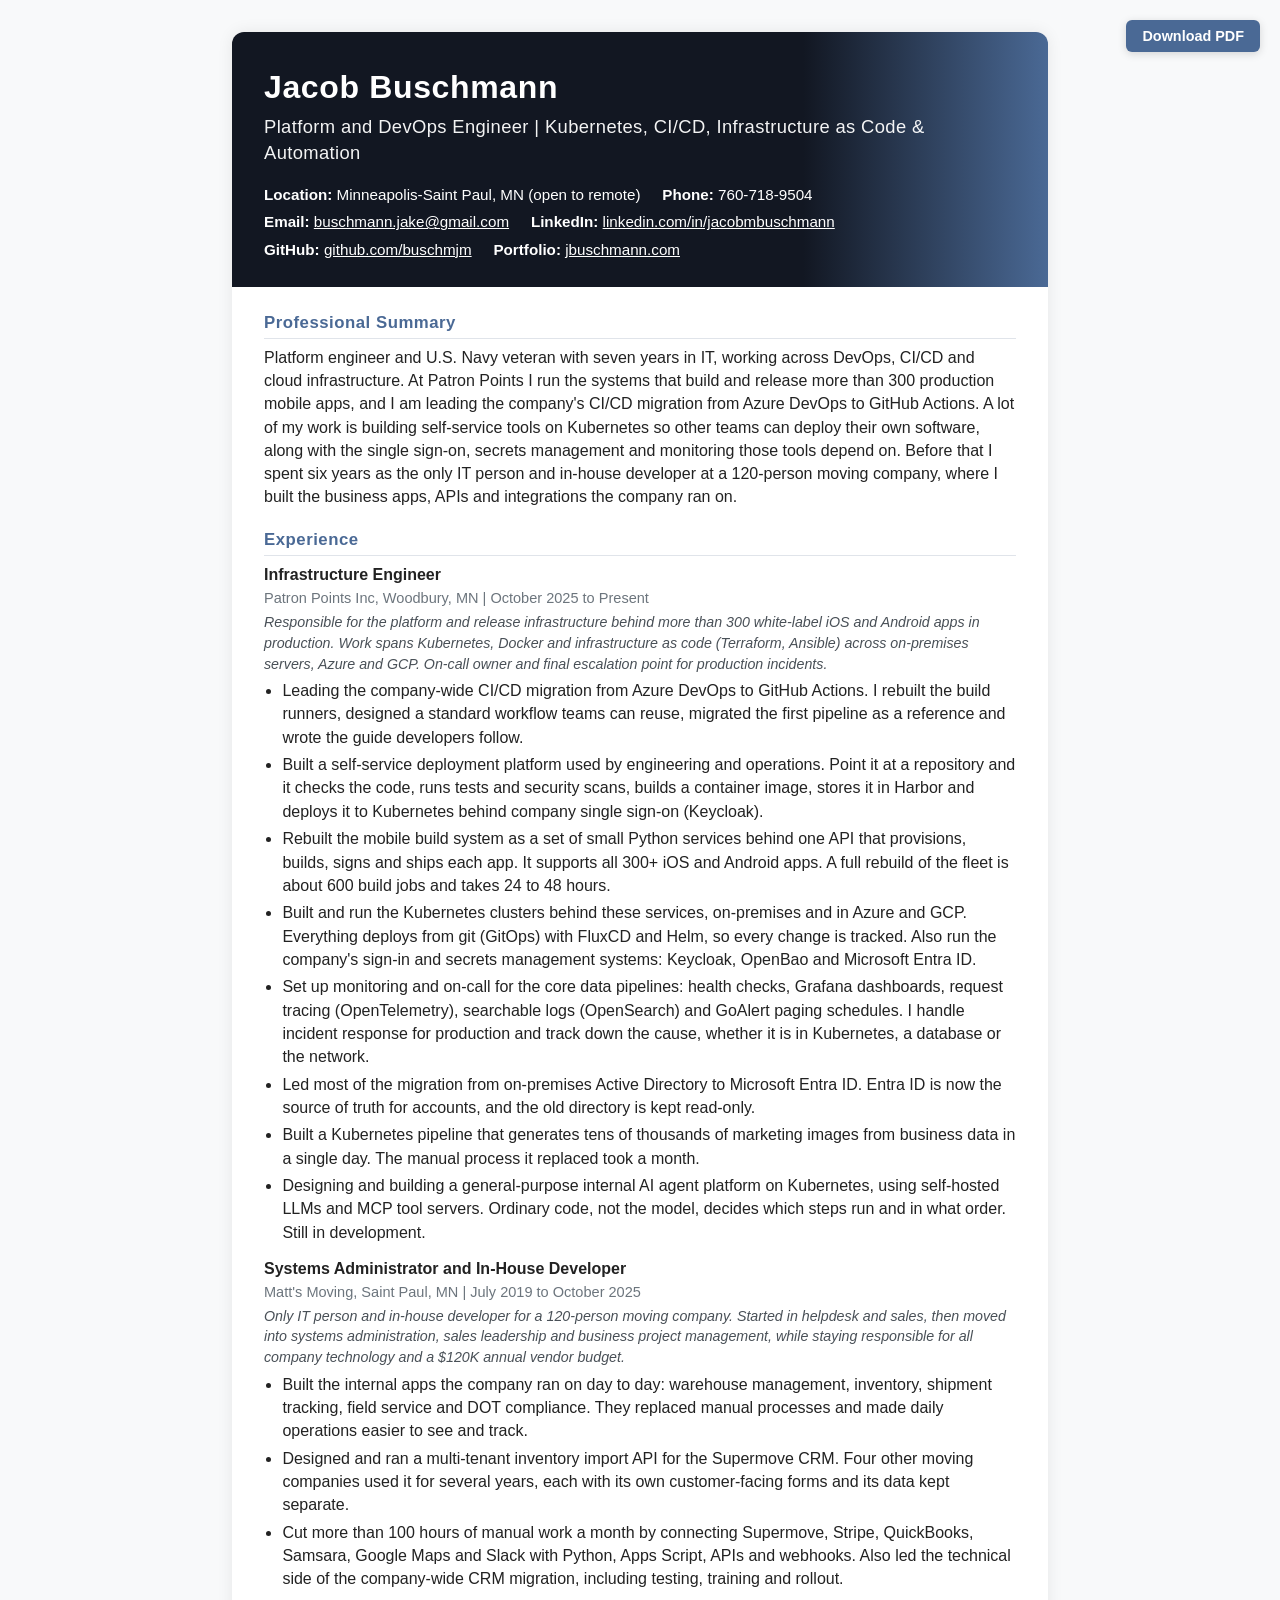
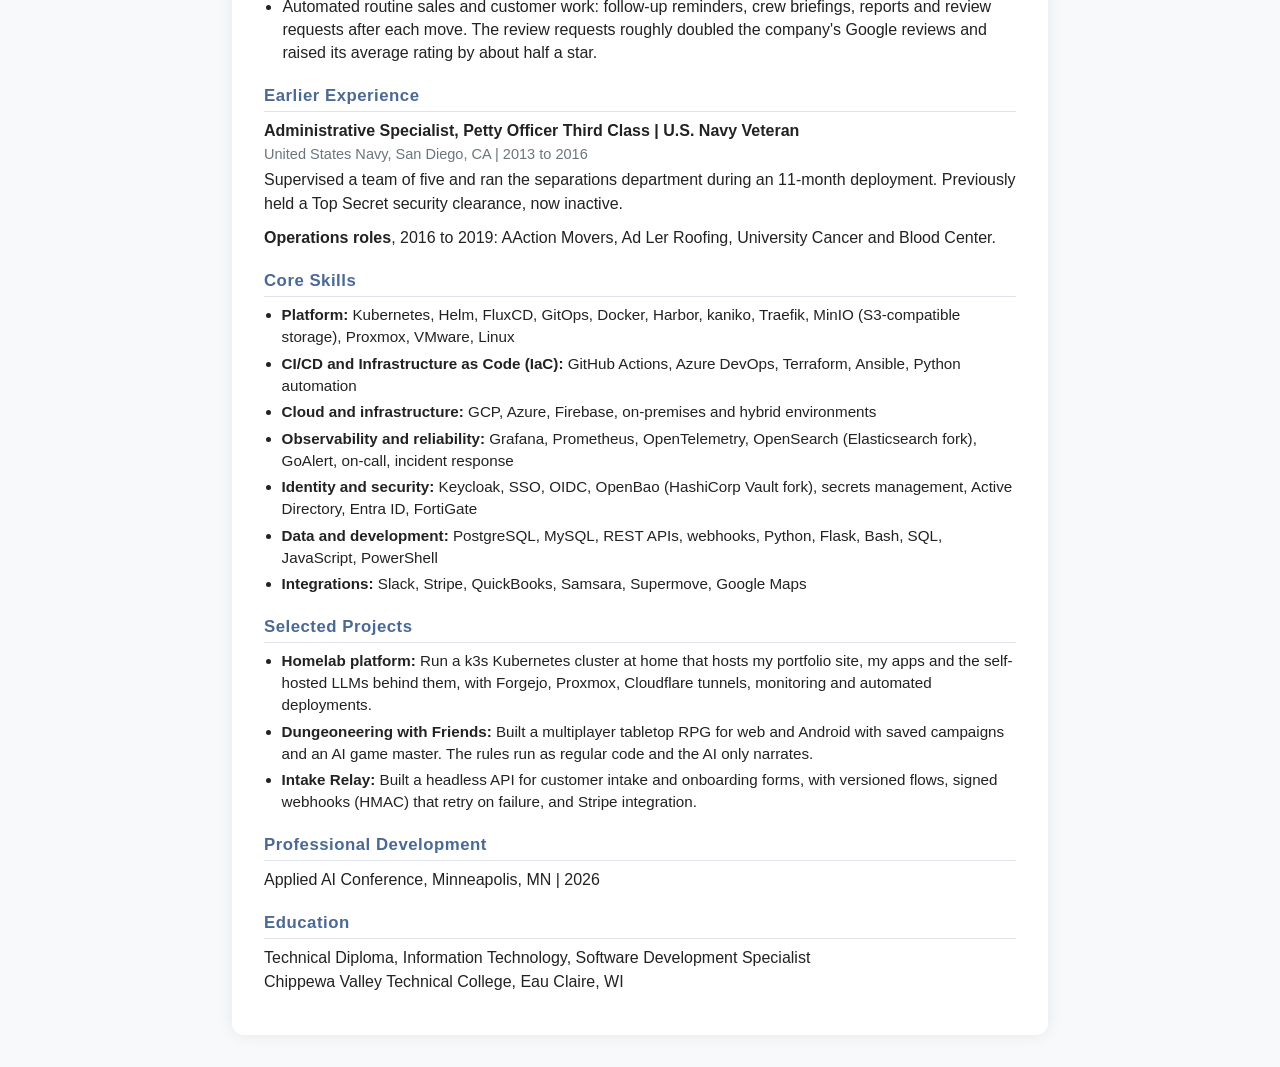
<file: index.html>
<!DOCTYPE html>
<html lang="en">
<head>
  <meta charset="UTF-8">
  <meta name="viewport" content="width=device-width, initial-scale=1.0">
  <title>Jacob Buschmann - Platform and DevOps Engineer Resume</title>
  <link rel="stylesheet" href="resume.css?v=4">
</head>
<body data-resume="devops">
  <div class="print-actions">
    <button type="button" class="print-btn" id="print-menu-toggle" aria-expanded="false" aria-haspopup="true" aria-controls="print-menu">Download PDF</button>
    <div class="print-menu" id="print-menu" hidden role="menu" aria-labelledby="print-menu-toggle">
      <p class="print-menu-title">Save as PDF (ATS, single column)</p>
      <button type="button" class="print-menu-item" role="menuitem" data-download="devops"><strong>Platform and DevOps Engineer</strong><span>This page. Kubernetes, CI/CD, internal platforms and reliability first.</span></button>
      <button type="button" class="print-menu-item" role="menuitem" data-download="ai"><strong>AI Engineer</strong><span>AI agents, LLM applications and AI infrastructure first.</span></button>
      <button type="button" class="print-menu-item" role="menuitem" data-download="systems"><strong>Systems Administrator</strong><span>IT operations, business systems and automation first.</span></button>
    </div>
  </div>
  <div class="resume-wrapper">
    <header class="resume-header">
      <h1>Jacob Buschmann</h1>
      <h2>Platform and DevOps Engineer | Kubernetes, CI/CD, Infrastructure as Code &amp; Automation</h2>
      <div class="contact">
        <span><strong>Location:</strong> Minneapolis-Saint Paul, MN (open to remote)</span>
        <span><strong>Phone:</strong> 760-718-9504</span>
        <span><strong>Email:</strong> <a href="mailto:buschmann.jake@gmail.com">buschmann.jake@gmail.com</a></span>
        <span><strong>LinkedIn:</strong> <a href="https://www.linkedin.com/in/jacobmbuschmann">linkedin.com/in/jacobmbuschmann</a></span>
        <span><strong>GitHub:</strong> <a href="https://github.com/buschmjm">github.com/buschmjm</a></span>
        <span><strong>Portfolio:</strong> <a href="https://jbuschmann.com">jbuschmann.com</a></span>
      </div>
    </header>
    <div class="resume-content">
      <h4 class="section-title">Professional Summary</h4>
      <p>Platform engineer and U.S. Navy veteran with seven years in IT, working across DevOps, CI/CD and cloud infrastructure. At Patron Points I run the systems that build and release more than 300 production mobile apps, and I am leading the company's CI/CD migration from Azure DevOps to GitHub Actions. A lot of my work is building self-service tools on Kubernetes so other teams can deploy their own software, along with the single sign-on, secrets management and monitoring those tools depend on. Before that I spent six years as the only IT person and in-house developer at a 120-person moving company, where I built the business apps, APIs and integrations the company ran on.</p>

      <h4 class="section-title">Experience</h4>
      <div class="job-block">
        <p class="job-title">Infrastructure Engineer</p>
        <p class="job-meta">Patron Points Inc, Woodbury, MN | October 2025 to Present</p>
        <p class="job-scope">Responsible for the platform and release infrastructure behind more than 300 white-label iOS and Android apps in production. Work spans Kubernetes, Docker and infrastructure as code (Terraform, Ansible) across on-premises servers, Azure and GCP. On-call owner and final escalation point for production incidents.</p>
        <ul>
          <li>Leading the company-wide CI/CD migration from Azure DevOps to GitHub Actions. I rebuilt the build runners, designed a standard workflow teams can reuse, migrated the first pipeline as a reference and wrote the guide developers follow.</li>
          <li>Built a self-service deployment platform used by engineering and operations. Point it at a repository and it checks the code, runs tests and security scans, builds a container image, stores it in Harbor and deploys it to Kubernetes behind company single sign-on (Keycloak).</li>
          <li>Rebuilt the mobile build system as a set of small Python services behind one API that provisions, builds, signs and ships each app. It supports all 300+ iOS and Android apps. A full rebuild of the fleet is about 600 build jobs and takes 24 to 48 hours.</li>
          <li>Built and run the Kubernetes clusters behind these services, on-premises and in Azure and GCP. Everything deploys from git (GitOps) with FluxCD and Helm, so every change is tracked. Also run the company's sign-in and secrets management systems: Keycloak, OpenBao and Microsoft Entra ID.</li>
          <li>Set up monitoring and on-call for the core data pipelines: health checks, Grafana dashboards, request tracing (OpenTelemetry), searchable logs (OpenSearch) and GoAlert paging schedules. I handle incident response for production and track down the cause, whether it is in Kubernetes, a database or the network.</li>
          <li>Led most of the migration from on-premises Active Directory to Microsoft Entra ID. Entra ID is now the source of truth for accounts, and the old directory is kept read-only.</li>
          <li>Built a Kubernetes pipeline that generates tens of thousands of marketing images from business data in a single day. The manual process it replaced took a month.</li>
          <li>Designing and building a general-purpose internal AI agent platform on Kubernetes, using self-hosted LLMs and MCP tool servers. Ordinary code, not the model, decides which steps run and in what order. Still in development.</li>
        </ul>
      </div>

      <div class="job-block">
        <p class="job-title">Systems Administrator and In-House Developer</p>
        <p class="job-meta">Matt's Moving, Saint Paul, MN | July 2019 to October 2025</p>
        <p class="job-scope">Only IT person and in-house developer for a 120-person moving company. Started in helpdesk and sales, then moved into systems administration, sales leadership and business project management, while staying responsible for all company technology and a $120K annual vendor budget.</p>
        <ul>
          <li>Built the internal apps the company ran on day to day: warehouse management, inventory, shipment tracking, field service and DOT compliance. They replaced manual processes and made daily operations easier to see and track.</li>
          <li>Designed and ran a multi-tenant inventory import API for the Supermove CRM. Four other moving companies used it for several years, each with its own customer-facing forms and its data kept separate.</li>
          <li>Cut more than 100 hours of manual work a month by connecting Supermove, Stripe, QuickBooks, Samsara, Google Maps and Slack with Python, Apps Script, APIs and webhooks. Also led the technical side of the company-wide CRM migration, including testing, training and rollout.</li>
          <li>Automated routine sales and customer work: follow-up reminders, crew briefings, reports and review requests after each move. The review requests roughly doubled the company's Google reviews and raised its average rating by about half a star.</li>
        </ul>
      </div>

      <h4 class="section-title">Earlier Experience</h4>
      <div class="job-block">
        <p class="job-title">Administrative Specialist, Petty Officer Third Class | U.S. Navy Veteran</p>
        <p class="job-meta">United States Navy, San Diego, CA | 2013 to 2016</p>
        <p>Supervised a team of five and ran the separations department during an 11-month deployment. Previously held a Top Secret security clearance, now inactive.</p>
      </div>
      <p><strong>Operations roles</strong>, 2016 to 2019: AAction Movers, Ad Ler Roofing, University Cancer and Blood Center.</p>

      <h4 class="section-title">Core Skills</h4>
      <ul class="skills-list">
        <li><strong>Platform:</strong> Kubernetes, Helm, FluxCD, GitOps, Docker, Harbor, kaniko, Traefik, MinIO (S3-compatible storage), Proxmox, VMware, Linux</li>
        <li><strong>CI/CD and Infrastructure as Code (IaC):</strong> GitHub Actions, Azure DevOps, Terraform, Ansible, Python automation</li>
        <li><strong>Cloud and infrastructure:</strong> GCP, Azure, Firebase, on-premises and hybrid environments</li>
        <li><strong>Observability and reliability:</strong> Grafana, Prometheus, OpenTelemetry, OpenSearch (Elasticsearch fork), GoAlert, on-call, incident response</li>
        <li><strong>Identity and security:</strong> Keycloak, SSO, OIDC, OpenBao (HashiCorp Vault fork), secrets management, Active Directory, Entra ID, FortiGate</li>
        <li><strong>Data and development:</strong> PostgreSQL, MySQL, REST APIs, webhooks, Python, Flask, Bash, SQL, JavaScript, PowerShell</li>
        <li><strong>Integrations:</strong> Slack, Stripe, QuickBooks, Samsara, Supermove, Google Maps</li>
      </ul>

      <h4 class="section-title">Selected Projects</h4>
      <ul class="skills-list">
        <li><strong>Homelab platform:</strong> Run a k3s Kubernetes cluster at home that hosts my portfolio site, my apps and the self-hosted LLMs behind them, with Forgejo, Proxmox, Cloudflare tunnels, monitoring and automated deployments.</li>
        <li><strong>Dungeoneering with Friends:</strong> Built a multiplayer tabletop RPG for web and Android with saved campaigns and an AI game master. The rules run as regular code and the AI only narrates.</li>
        <li><strong>Intake Relay:</strong> Built a headless API for customer intake and onboarding forms, with versioned flows, signed webhooks (HMAC) that retry on failure, and Stripe integration.</li>
      </ul>

      <h4 class="section-title">Professional Development</h4>
      <p>Applied AI Conference, Minneapolis, MN | 2026</p>

      <h4 class="section-title">Education</h4>
      <p>Technical Diploma, Information Technology, Software Development Specialist<br>Chippewa Valley Technical College, Eau Claire, WI</p>
    </div>
  </div>
  <script src="print.js?v=5"></script>
</body>
</html>
</file>
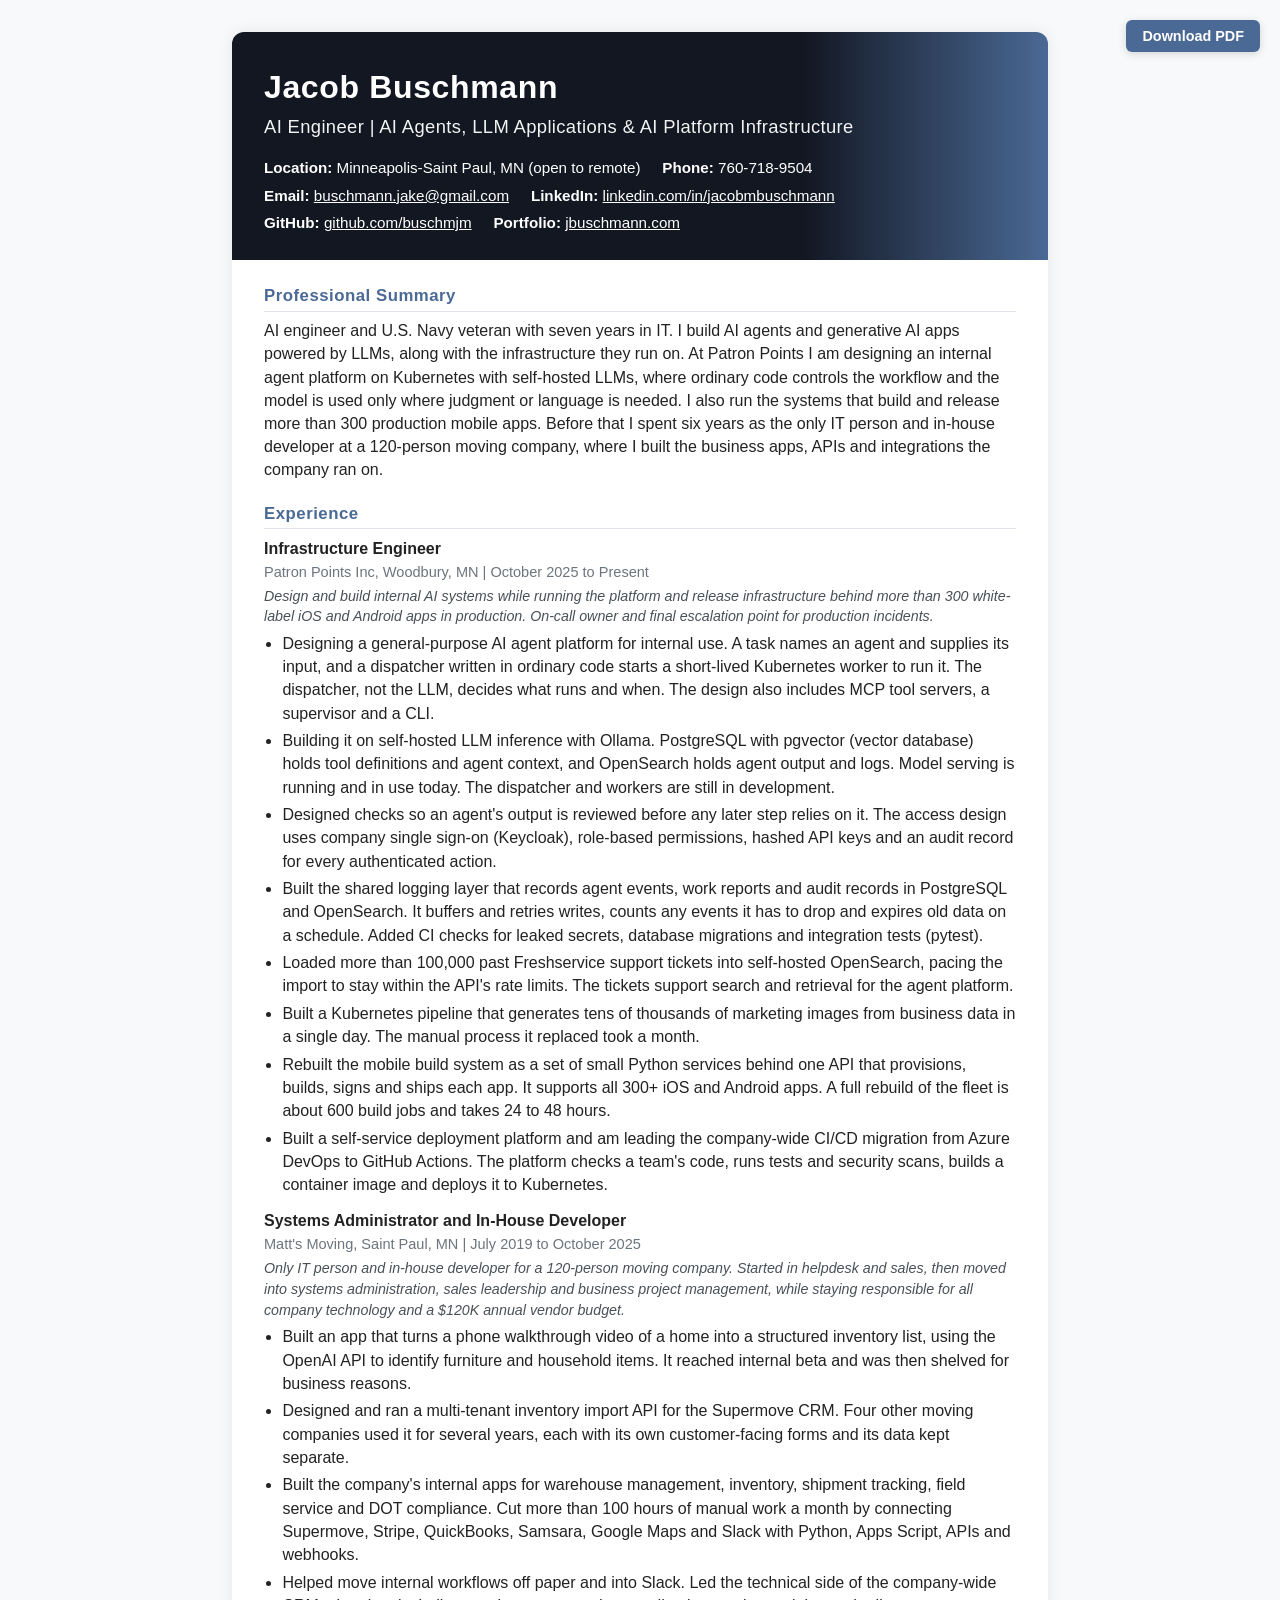
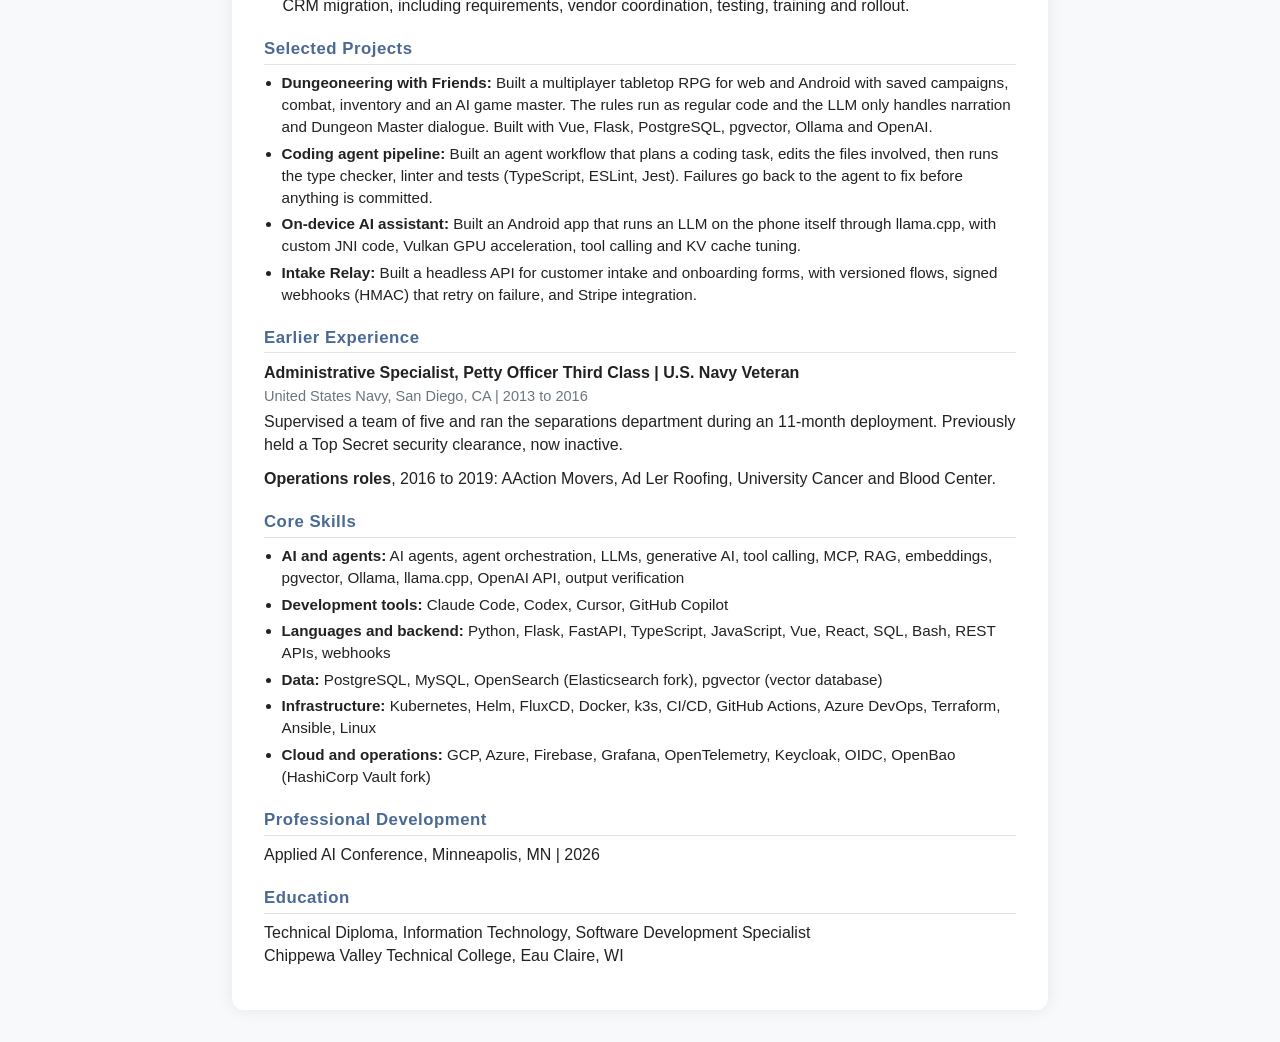
<file: ai-engineering.html>
<!DOCTYPE html>
<html lang="en">
<head>
  <meta charset="UTF-8">
  <meta name="viewport" content="width=device-width, initial-scale=1.0">
  <title>Jacob Buschmann - AI Engineer Resume</title>
  <link rel="stylesheet" href="resume.css?v=4">
</head>
<body data-resume="ai">
  <div class="print-actions">
    <button type="button" class="print-btn" id="print-menu-toggle" aria-expanded="false" aria-haspopup="true" aria-controls="print-menu">Download PDF</button>
    <div class="print-menu" id="print-menu" hidden role="menu" aria-labelledby="print-menu-toggle">
      <p class="print-menu-title">Save as PDF (ATS, single column)</p>
      <button type="button" class="print-menu-item" role="menuitem" data-download="devops"><strong>Platform and DevOps Engineer</strong><span>Kubernetes, CI/CD, internal platforms and reliability first.</span></button>
      <button type="button" class="print-menu-item" role="menuitem" data-download="ai"><strong>AI Engineer</strong><span>This page. AI agents, LLM applications and AI infrastructure first.</span></button>
      <button type="button" class="print-menu-item" role="menuitem" data-download="systems"><strong>Systems Administrator</strong><span>IT operations, business systems and automation first.</span></button>
    </div>
  </div>
  <div class="resume-wrapper">
    <header class="resume-header">
      <h1>Jacob Buschmann</h1>
      <h2>AI Engineer | AI Agents, LLM Applications &amp; AI Platform Infrastructure</h2>
      <div class="contact">
        <span><strong>Location:</strong> Minneapolis-Saint Paul, MN (open to remote)</span>
        <span><strong>Phone:</strong> 760-718-9504</span>
        <span><strong>Email:</strong> <a href="mailto:buschmann.jake@gmail.com">buschmann.jake@gmail.com</a></span>
        <span><strong>LinkedIn:</strong> <a href="https://www.linkedin.com/in/jacobmbuschmann">linkedin.com/in/jacobmbuschmann</a></span>
        <span><strong>GitHub:</strong> <a href="https://github.com/buschmjm">github.com/buschmjm</a></span>
        <span><strong>Portfolio:</strong> <a href="https://jbuschmann.com">jbuschmann.com</a></span>
      </div>
    </header>
    <div class="resume-content">
      <h4 class="section-title">Professional Summary</h4>
      <p>AI engineer and U.S. Navy veteran with seven years in IT. I build AI agents and generative AI apps powered by LLMs, along with the infrastructure they run on. At Patron Points I am designing an internal agent platform on Kubernetes with self-hosted LLMs, where ordinary code controls the workflow and the model is used only where judgment or language is needed. I also run the systems that build and release more than 300 production mobile apps. Before that I spent six years as the only IT person and in-house developer at a 120-person moving company, where I built the business apps, APIs and integrations the company ran on.</p>

      <h4 class="section-title">Experience</h4>
      <div class="job-block">
        <p class="job-title">Infrastructure Engineer</p>
        <p class="job-meta">Patron Points Inc, Woodbury, MN | October 2025 to Present</p>
        <p class="job-scope">Design and build internal AI systems while running the platform and release infrastructure behind more than 300 white-label iOS and Android apps in production. On-call owner and final escalation point for production incidents.</p>
        <ul>
          <li>Designing a general-purpose AI agent platform for internal use. A task names an agent and supplies its input, and a dispatcher written in ordinary code starts a short-lived Kubernetes worker to run it. The dispatcher, not the LLM, decides what runs and when. The design also includes MCP tool servers, a supervisor and a CLI.</li>
          <li>Building it on self-hosted LLM inference with Ollama. PostgreSQL with pgvector (vector database) holds tool definitions and agent context, and OpenSearch holds agent output and logs. Model serving is running and in use today. The dispatcher and workers are still in development.</li>
          <li>Designed checks so an agent's output is reviewed before any later step relies on it. The access design uses company single sign-on (Keycloak), role-based permissions, hashed API keys and an audit record for every authenticated action.</li>
          <li>Built the shared logging layer that records agent events, work reports and audit records in PostgreSQL and OpenSearch. It buffers and retries writes, counts any events it has to drop and expires old data on a schedule. Added CI checks for leaked secrets, database migrations and integration tests (pytest).</li>
          <li>Loaded more than 100,000 past Freshservice support tickets into self-hosted OpenSearch, pacing the import to stay within the API's rate limits. The tickets support search and retrieval for the agent platform.</li>
          <li>Built a Kubernetes pipeline that generates tens of thousands of marketing images from business data in a single day. The manual process it replaced took a month.</li>
          <li>Rebuilt the mobile build system as a set of small Python services behind one API that provisions, builds, signs and ships each app. It supports all 300+ iOS and Android apps. A full rebuild of the fleet is about 600 build jobs and takes 24 to 48 hours.</li>
          <li>Built a self-service deployment platform and am leading the company-wide CI/CD migration from Azure DevOps to GitHub Actions. The platform checks a team's code, runs tests and security scans, builds a container image and deploys it to Kubernetes.</li>
        </ul>
      </div>

      <div class="job-block">
        <p class="job-title">Systems Administrator and In-House Developer</p>
        <p class="job-meta">Matt's Moving, Saint Paul, MN | July 2019 to October 2025</p>
        <p class="job-scope">Only IT person and in-house developer for a 120-person moving company. Started in helpdesk and sales, then moved into systems administration, sales leadership and business project management, while staying responsible for all company technology and a $120K annual vendor budget.</p>
        <ul>
          <li>Built an app that turns a phone walkthrough video of a home into a structured inventory list, using the OpenAI API to identify furniture and household items. It reached internal beta and was then shelved for business reasons.</li>
          <li>Designed and ran a multi-tenant inventory import API for the Supermove CRM. Four other moving companies used it for several years, each with its own customer-facing forms and its data kept separate.</li>
          <li>Built the company's internal apps for warehouse management, inventory, shipment tracking, field service and DOT compliance. Cut more than 100 hours of manual work a month by connecting Supermove, Stripe, QuickBooks, Samsara, Google Maps and Slack with Python, Apps Script, APIs and webhooks.</li>
          <li>Helped move internal workflows off paper and into Slack. Led the technical side of the company-wide CRM migration, including requirements, vendor coordination, testing, training and rollout.</li>
        </ul>
      </div>

      <h4 class="section-title">Selected Projects</h4>
      <ul class="skills-list">
        <li><strong>Dungeoneering with Friends:</strong> Built a multiplayer tabletop RPG for web and Android with saved campaigns, combat, inventory and an AI game master. The rules run as regular code and the LLM only handles narration and Dungeon Master dialogue. Built with Vue, Flask, PostgreSQL, pgvector, Ollama and OpenAI.</li>
        <li><strong>Coding agent pipeline:</strong> Built an agent workflow that plans a coding task, edits the files involved, then runs the type checker, linter and tests (TypeScript, ESLint, Jest). Failures go back to the agent to fix before anything is committed.</li>
        <li><strong>On-device AI assistant:</strong> Built an Android app that runs an LLM on the phone itself through llama.cpp, with custom JNI code, Vulkan GPU acceleration, tool calling and KV cache tuning.</li>
        <li><strong>Intake Relay:</strong> Built a headless API for customer intake and onboarding forms, with versioned flows, signed webhooks (HMAC) that retry on failure, and Stripe integration.</li>
      </ul>

      <h4 class="section-title">Earlier Experience</h4>
      <div class="job-block">
        <p class="job-title">Administrative Specialist, Petty Officer Third Class | U.S. Navy Veteran</p>
        <p class="job-meta">United States Navy, San Diego, CA | 2013 to 2016</p>
        <p>Supervised a team of five and ran the separations department during an 11-month deployment. Previously held a Top Secret security clearance, now inactive.</p>
      </div>
      <p><strong>Operations roles</strong>, 2016 to 2019: AAction Movers, Ad Ler Roofing, University Cancer and Blood Center.</p>

      <h4 class="section-title">Core Skills</h4>
      <ul class="skills-list">
        <li><strong>AI and agents:</strong> AI agents, agent orchestration, LLMs, generative AI, tool calling, MCP, RAG, embeddings, pgvector, Ollama, llama.cpp, OpenAI API, output verification</li>
        <li><strong>Development tools:</strong> Claude Code, Codex, Cursor, GitHub Copilot</li>
        <li><strong>Languages and backend:</strong> Python, Flask, FastAPI, TypeScript, JavaScript, Vue, React, SQL, Bash, REST APIs, webhooks</li>
        <li><strong>Data:</strong> PostgreSQL, MySQL, OpenSearch (Elasticsearch fork), pgvector (vector database)</li>
        <li><strong>Infrastructure:</strong> Kubernetes, Helm, FluxCD, Docker, k3s, CI/CD, GitHub Actions, Azure DevOps, Terraform, Ansible, Linux</li>
        <li><strong>Cloud and operations:</strong> GCP, Azure, Firebase, Grafana, OpenTelemetry, Keycloak, OIDC, OpenBao (HashiCorp Vault fork)</li>
      </ul>

      <h4 class="section-title">Professional Development</h4>
      <p>Applied AI Conference, Minneapolis, MN | 2026</p>

      <h4 class="section-title">Education</h4>
      <p>Technical Diploma, Information Technology, Software Development Specialist<br>Chippewa Valley Technical College, Eau Claire, WI</p>
    </div>
  </div>
  <script src="print.js?v=5"></script>
</body>
</html>
</file>
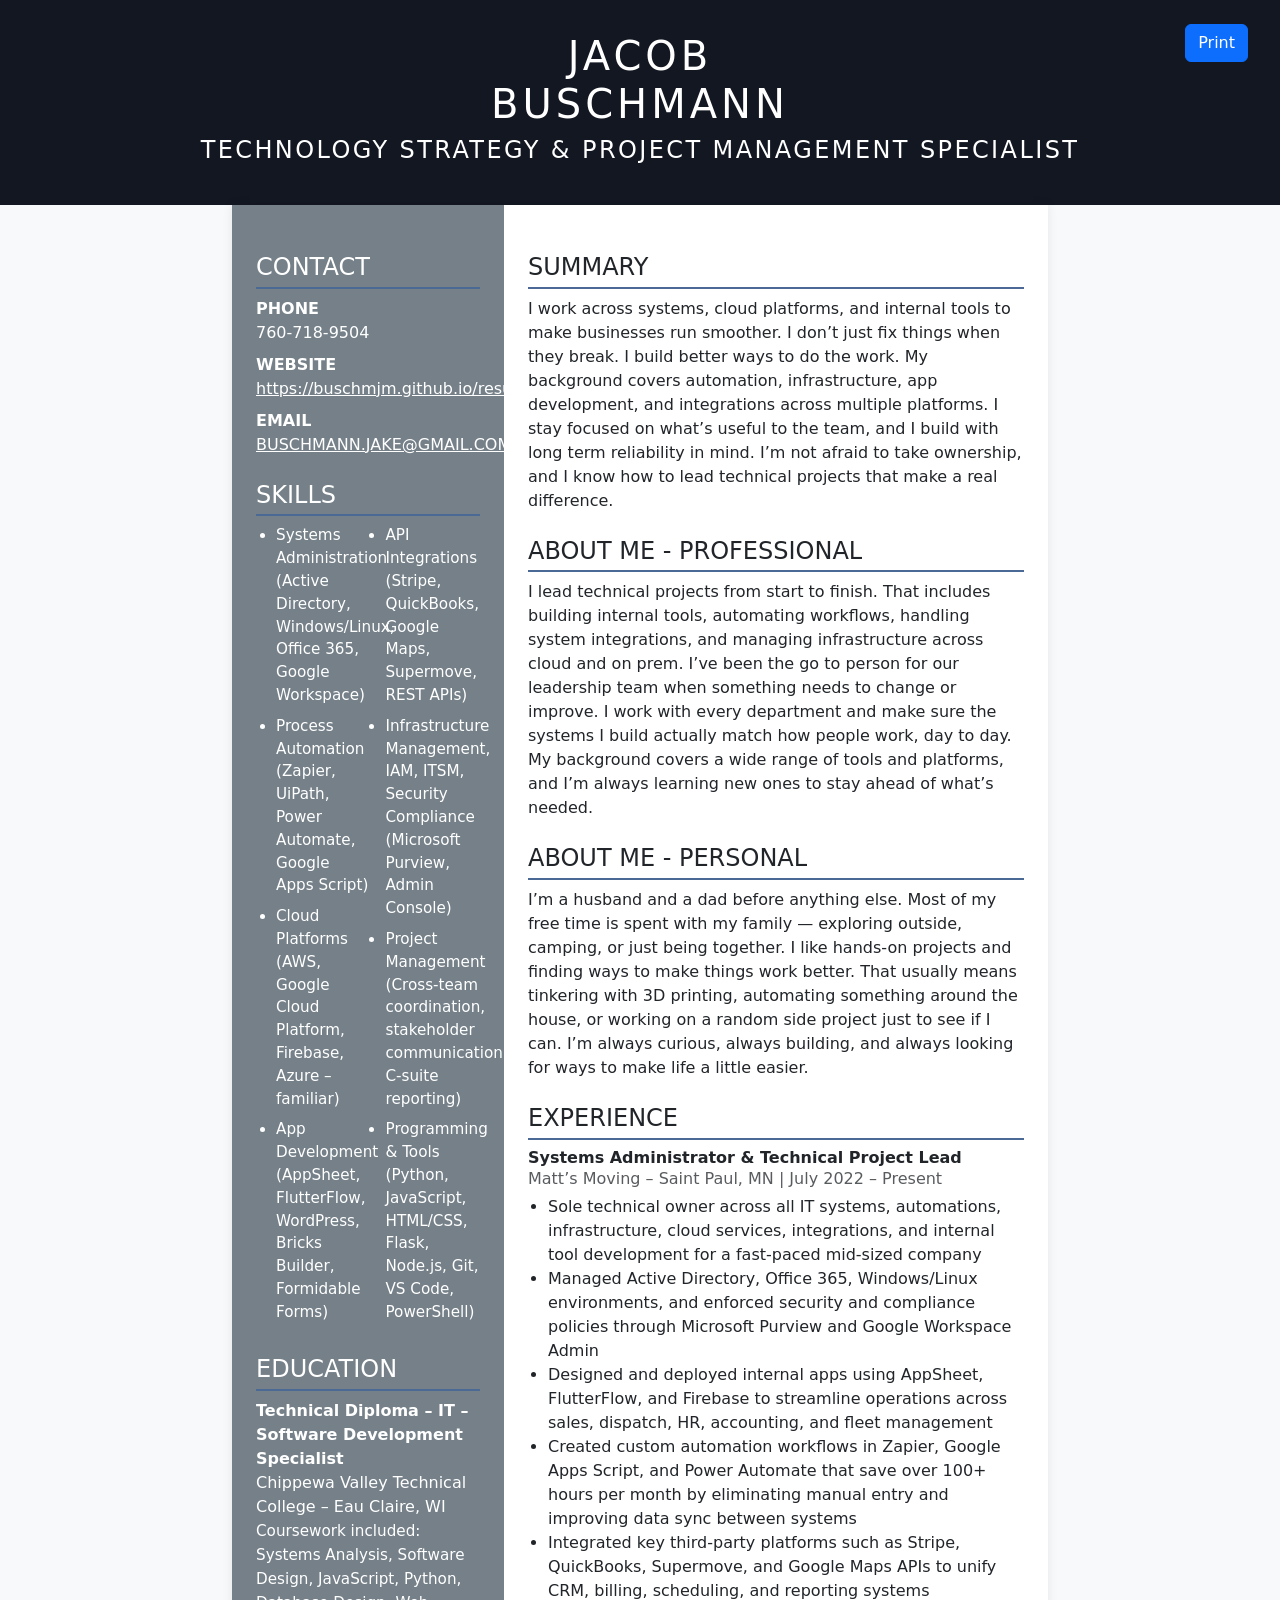
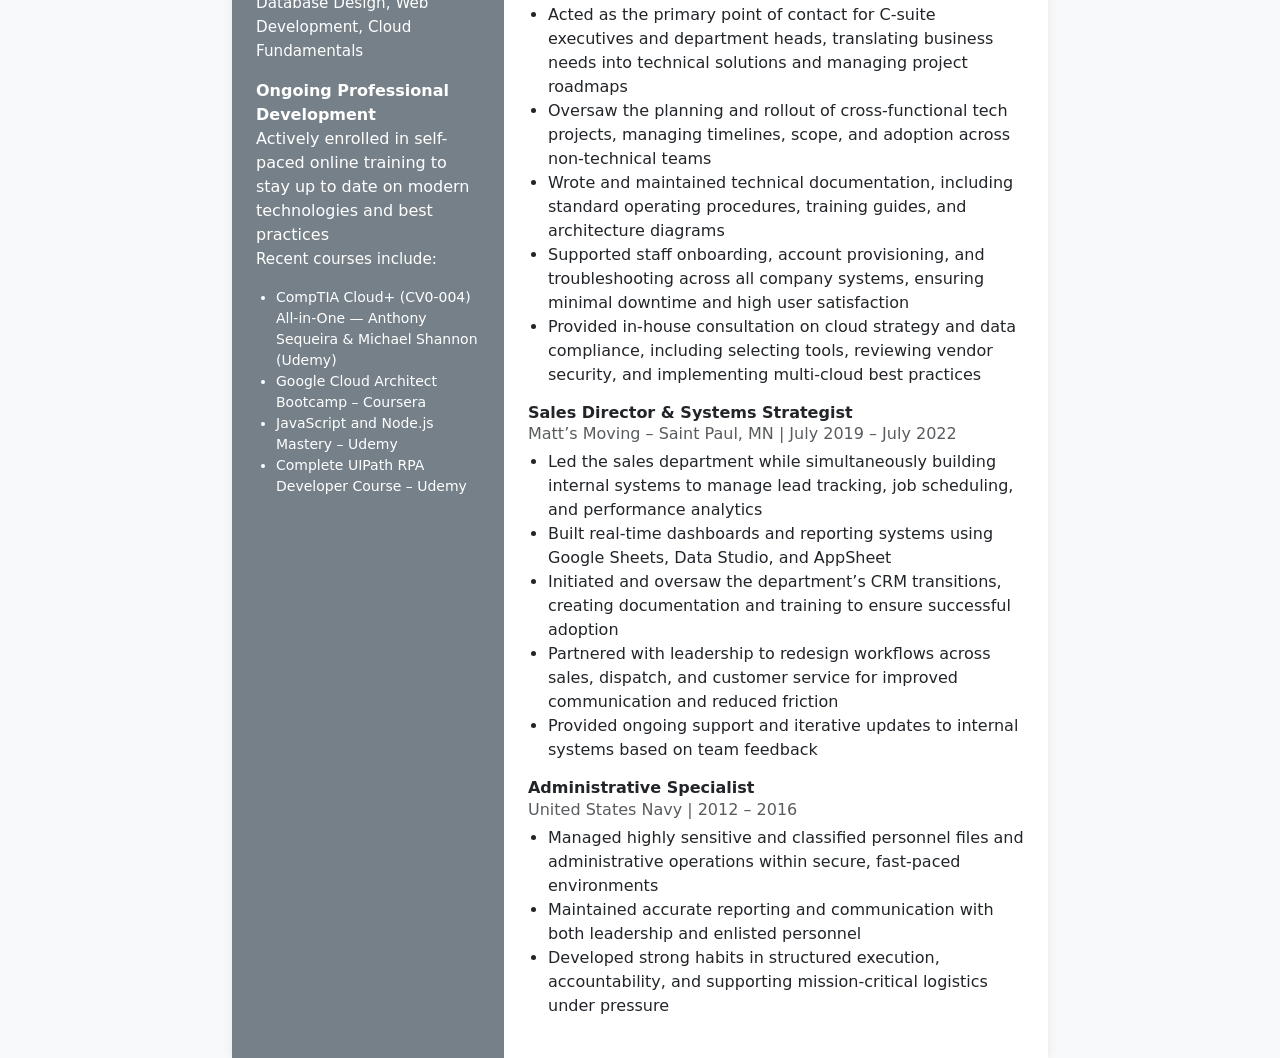
<file: jacob_buschmann_resume.html>
<!DOCTYPE html>
<html lang="en">
<head>
  <meta charset="UTF-8" />
  <meta name="viewport" content="width=device-width, initial-scale=1.0"/>
  <title>Jacob Buschmann - Resume</title>
  <link href="https://cdn.jsdelivr.net/npm/bootstrap@5.3.0/dist/css/bootstrap.min.css" rel="stylesheet"/>
  <style>
    body { background-color: #f8f9fa; }
    .resume-header { background-color: #121722; color: white; padding: 2rem 1rem; text-align: center; }
    .resume-header h1 { margin-bottom: 0; letter-spacing: 0.1em; font-size: 2.5rem; }
    .resume-header h2 { font-size: 1.5rem; font-weight: 400; letter-spacing: 0.1em; margin-top: 0.5rem; }
    .section-title { border-bottom: 2px solid #4a6995; padding-bottom: 5px; margin-top: 1.5rem; }
    .sidebar { background-color: #758089; padding: 1.5rem; color: #fff; }
    .sidebar a { color: #fff; text-decoration: underline; }
    .content { padding: 1.5rem; }
    ul { padding-left: 1.25rem; }
    .print-btn {
      position: fixed;
      top: 1.5rem;
      right: 2rem;
      z-index: 9999;
    }
    .container-fluid.limited-width {
      max-width: 8.5in;
      margin: 0 auto;
      background: white;
      box-shadow: 0 0 10px rgba(0,0,0,0.08);
    }
    @media print {
      .print-btn { display: none !important; }
      body { background: white !important; }
      .container-fluid.limited-width { box-shadow: none; }
    }
    .skills-list { columns: 2; -webkit-columns: 2; -moz-columns: 2; font-size: 0.95rem; }
    .skills-list li { margin-bottom: 0.5rem; }
    .about-section { margin-bottom: 1.5rem; }
    .contact-list { list-style: none; padding: 0; margin: 0 0 1.5rem 0; }
    .contact-list li { margin-bottom: 0.5rem; }
    .contact-label { font-weight: bold; }
  </style>
</head>
<body>
  <button class="btn btn-primary print-btn" onclick="window.print()">Print</button>
  <div class="resume-header">
    <h1>JACOB<br>BUSCHMANN</h1>
    <h2>TECHNOLOGY STRATEGY & PROJECT MANAGEMENT SPECIALIST</h2>
  </div>
  <div class="container-fluid limited-width">
    <div class="row">
      <aside class="col-md-4 sidebar">
        <h4 class="section-title">CONTACT</h4>
        <ul class="contact-list">
          <li><span class="contact-label">PHONE</span><br>760-718-9504</li>
          <li><span class="contact-label">WEBSITE</span><br><a href="https://buschmjm.github.io/resume/" target="_blank">https://buschmjm.github.io/resume/</a></li>
          <li><span class="contact-label">EMAIL</span><br><a href="mailto:buschmann.jake@gmail.com">BUSCHMANN.JAKE@GMAIL.COM</a></li>
        </ul>
        <h4 class="section-title">SKILLS</h4>
        <ul class="skills-list">
          <li>Systems Administration (Active Directory, Windows/Linux, Office 365, Google Workspace)</li>
          <li>Process Automation (Zapier, UiPath, Power Automate, Google Apps Script)</li>
          <li>Cloud Platforms (AWS, Google Cloud Platform, Firebase, Azure – familiar)</li>
          <li>App Development (AppSheet, FlutterFlow, WordPress, Bricks Builder, Formidable Forms)</li>
          <li>API Integrations (Stripe, QuickBooks, Google Maps, Supermove, REST APIs)</li>
          <li>Infrastructure Management, IAM, ITSM, Security Compliance (Microsoft Purview, Admin Console)</li>
          <li>Project Management (Cross-team coordination, stakeholder communication, C-suite reporting)</li>
          <li>Programming & Tools (Python, JavaScript, HTML/CSS, Flask, Node.js, Git, VS Code, PowerShell)</li>
        </ul>
        <h4 class="section-title">EDUCATION</h4>
        <p><strong>Technical Diploma – IT – Software Development Specialist</strong><br>Chippewa Valley Technical College – Eau Claire, WI<br><span style="font-size:0.95em;">Coursework included: Systems Analysis, Software Design, JavaScript, Python, Database Design, Web Development, Cloud Fundamentals</span></p>
        <p><strong>Ongoing Professional Development</strong><br>Actively enrolled in self-paced online training to stay up to date on modern technologies and best practices<br><span style="font-size:0.95em;">Recent courses include:</span></p>
        <ul class="small">
          <li>CompTIA Cloud+ (CV0-004) All-in-One — Anthony Sequeira & Michael Shannon (Udemy)</li>
          <li>Google Cloud Architect Bootcamp – Coursera</li>
          <li>JavaScript and Node.js Mastery – Udemy</li>
          <li>Complete UIPath RPA Developer Course – Udemy</li>
        </ul>
      </aside>
      <main class="col-md-8 content">
        <h4 class="section-title">SUMMARY</h4>
        <div class="about-section">
          <p>I work across systems, cloud platforms, and internal tools to make businesses run smoother. I don’t just fix things when they break. I build better ways to do the work. My background covers automation, infrastructure, app development, and integrations across multiple platforms. I stay focused on what’s useful to the team, and I build with long term reliability in mind. I’m not afraid to take ownership, and I know how to lead technical projects that make a real difference.</p>
        </div>
        <h4 class="section-title">ABOUT ME - PROFESSIONAL</h4>
        <div class="about-section">
          <p>I lead technical projects from start to finish. That includes building internal tools, automating workflows, handling system integrations, and managing infrastructure across cloud and on prem. I’ve been the go to person for our leadership team when something needs to change or improve. I work with every department and make sure the systems I build actually match how people work, day to day. My background covers a wide range of tools and platforms, and I’m always learning new ones to stay ahead of what’s needed.</p>
        </div>
        <h4 class="section-title">ABOUT ME - PERSONAL</h4>
        <div class="about-section">
          <p>I’m a husband and a dad before anything else. Most of my free time is spent with my family — exploring outside, camping, or just being together. I like hands-on projects and finding ways to make things work better. That usually means tinkering with 3D printing, automating something around the house, or working on a random side project just to see if I can. I’m always curious, always building, and always looking for ways to make life a little easier.</p>
        </div>
        <h4 class="section-title">EXPERIENCE</h4>
        <div>
          <h6 class="fw-bold mb-0">Systems Administrator & Technical Project Lead</h6>
          <p class="text-muted mb-1">Matt’s Moving – Saint Paul, MN | July 2022 – Present</p>
          <ul>
            <li>Sole technical owner across all IT systems, automations, infrastructure, cloud services, integrations, and internal tool development for a fast-paced mid-sized company</li>
            <li>Managed Active Directory, Office 365, Windows/Linux environments, and enforced security and compliance policies through Microsoft Purview and Google Workspace Admin</li>
            <li>Designed and deployed internal apps using AppSheet, FlutterFlow, and Firebase to streamline operations across sales, dispatch, HR, accounting, and fleet management</li>
            <li>Created custom automation workflows in Zapier, Google Apps Script, and Power Automate that save over 100+ hours per month by eliminating manual entry and improving data sync between systems</li>
            <li>Integrated key third-party platforms such as Stripe, QuickBooks, Supermove, and Google Maps APIs to unify CRM, billing, scheduling, and reporting systems</li>
            <li>Acted as the primary point of contact for C-suite executives and department heads, translating business needs into technical solutions and managing project roadmaps</li>
            <li>Oversaw the planning and rollout of cross-functional tech projects, managing timelines, scope, and adoption across non-technical teams</li>
            <li>Wrote and maintained technical documentation, including standard operating procedures, training guides, and architecture diagrams</li>
            <li>Supported staff onboarding, account provisioning, and troubleshooting across all company systems, ensuring minimal downtime and high user satisfaction</li>
            <li>Provided in-house consultation on cloud strategy and data compliance, including selecting tools, reviewing vendor security, and implementing multi-cloud best practices</li>
          </ul>
        </div>
        <div>
          <h6 class="fw-bold mb-0">Sales Director & Systems Strategist</h6>
          <p class="text-muted mb-1">Matt’s Moving – Saint Paul, MN | July 2019 – July 2022</p>
          <ul>
            <li>Led the sales department while simultaneously building internal systems to manage lead tracking, job scheduling, and performance analytics</li>
            <li>Built real-time dashboards and reporting systems using Google Sheets, Data Studio, and AppSheet</li>
            <li>Initiated and oversaw the department’s CRM transitions, creating documentation and training to ensure successful adoption</li>
            <li>Partnered with leadership to redesign workflows across sales, dispatch, and customer service for improved communication and reduced friction</li>
            <li>Provided ongoing support and iterative updates to internal systems based on team feedback</li>
          </ul>
        </div>
        <div>
          <h6 class="fw-bold mb-0">Administrative Specialist</h6>
          <p class="text-muted mb-1">United States Navy | 2012 – 2016</p>
          <ul>
            <li>Managed highly sensitive and classified personnel files and administrative operations within secure, fast-paced environments</li>
            <li>Maintained accurate reporting and communication with both leadership and enlisted personnel</li>
            <li>Developed strong habits in structured execution, accountability, and supporting mission-critical logistics under pressure</li>
          </ul>
        </div>
      </main>
    </div>
  </div>
</body>
</html>
</file>
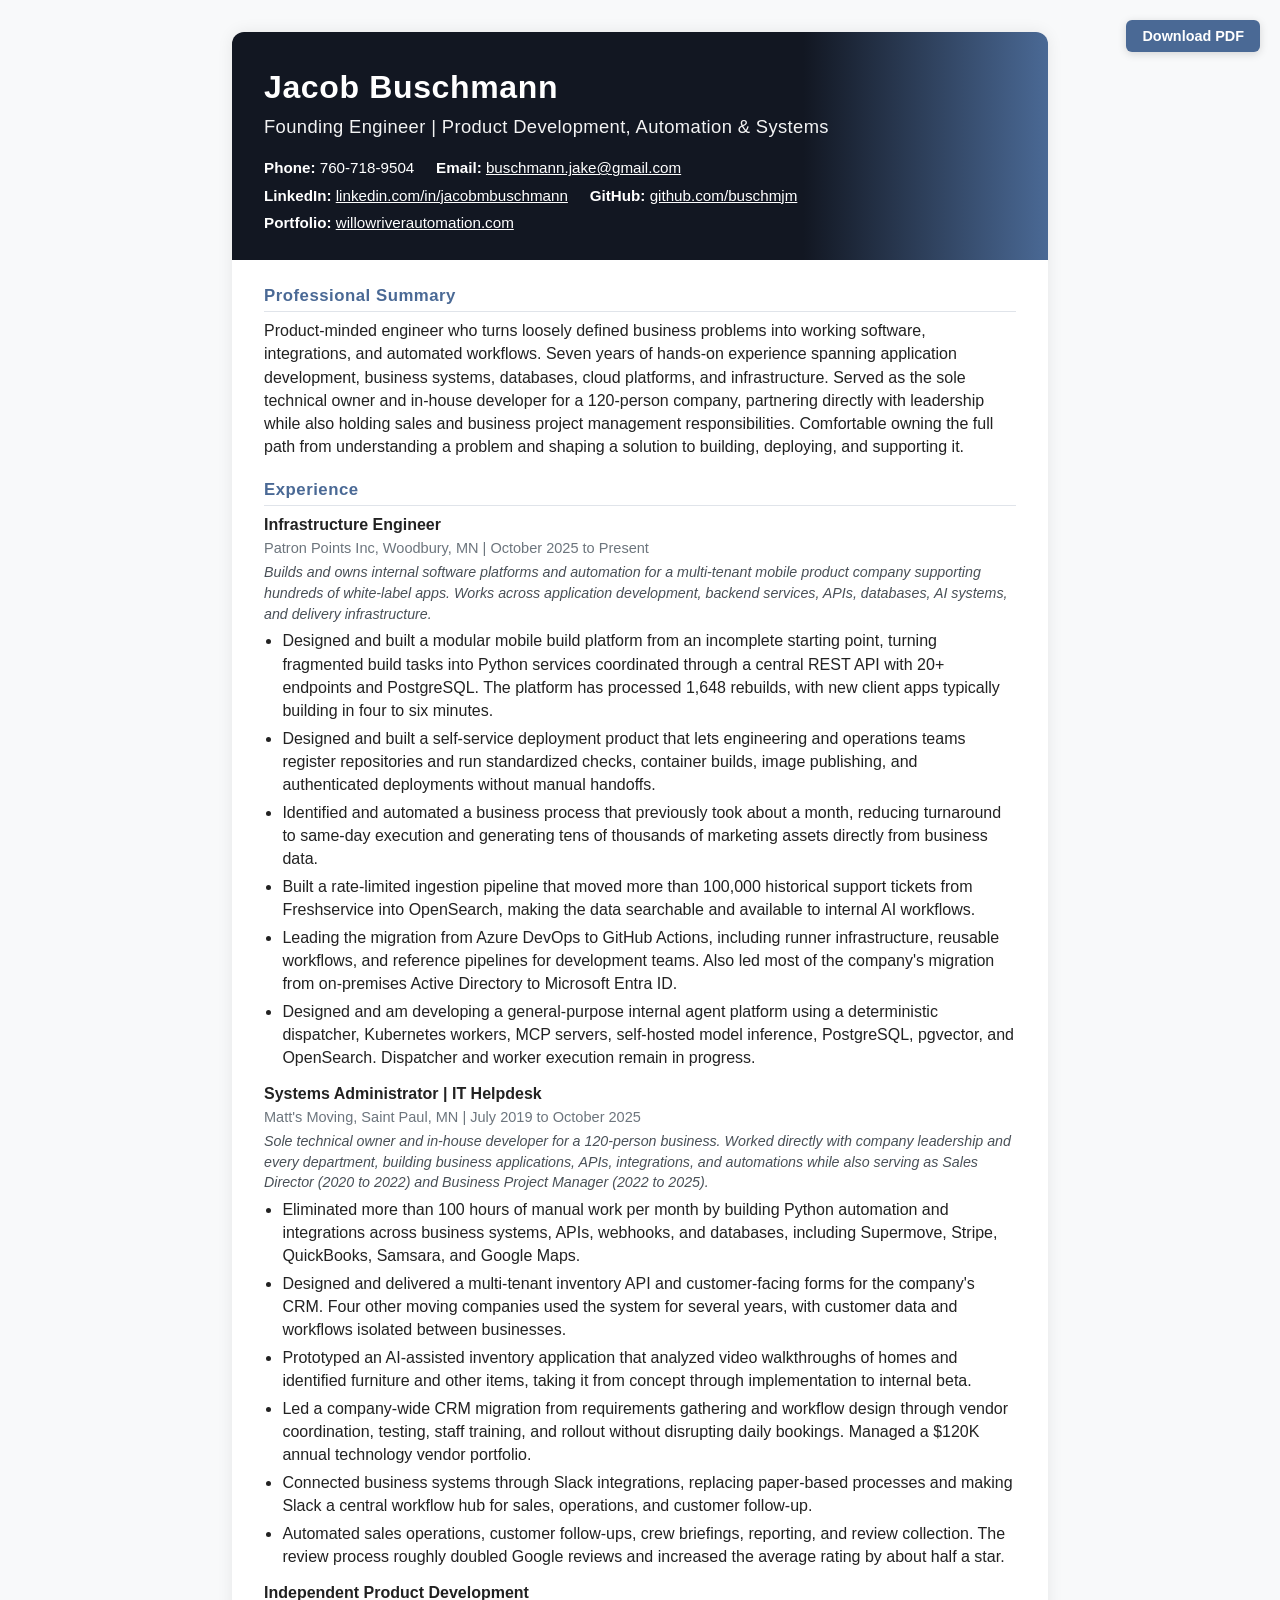
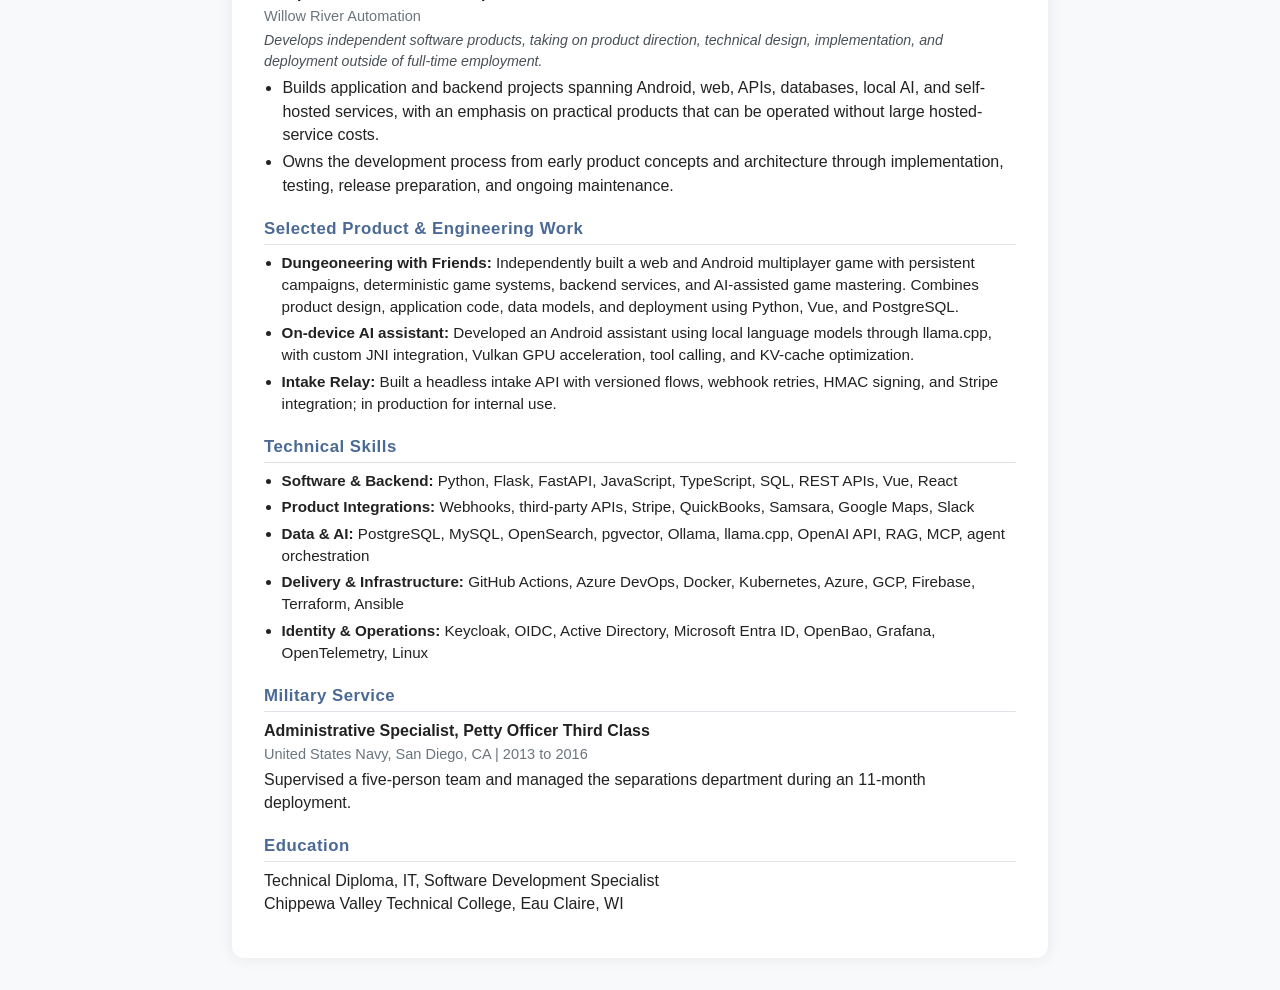
<file: software-engineering.html>
<!DOCTYPE html>
<html lang="en">
<head>
  <meta charset="UTF-8">
  <meta name="viewport" content="width=device-width, initial-scale=1.0">
  <title>Jacob Buschmann - Founding Engineer</title>
  <link rel="stylesheet" href="resume.css?v=3">
</head>
<body data-resume="software">
  <div class="print-actions">
    <button type="button" class="print-btn" id="print-menu-toggle" aria-expanded="false" aria-haspopup="true" aria-controls="print-menu">Download PDF</button>
    <div class="print-menu" id="print-menu" hidden role="menu" aria-labelledby="print-menu-toggle">
      <p class="print-menu-title">Save as PDF (ATS, single column)</p>
      <button type="button" class="print-menu-item" role="menuitem" data-download="devops"><strong>DevOps / Platform Engineer</strong><span>Kubernetes, GitOps, CI/CD, identity, and reliability first.</span></button>
      <button type="button" class="print-menu-item" role="menuitem" data-download="ai"><strong>AI Platform Engineer</strong><span>Agentic systems, AI automation, and AI platform work first.</span></button>
      <button type="button" class="print-menu-item" role="menuitem" data-download="software"><strong>Founding Engineer</strong><span>End-to-end product engineering, business systems, integrations, and automation.</span></button>
    </div>
  </div>
  <div class="resume-wrapper">
    <header class="resume-header">
      <h1>Jacob Buschmann</h1>
      <h2>Founding Engineer | Product Development, Automation &amp; Systems</h2>
      <div class="contact">
        <span><strong>Phone:</strong> 760-718-9504</span>
        <span><strong>Email:</strong> <a href="mailto:buschmann.jake@gmail.com">buschmann.jake@gmail.com</a></span>
        <span><strong>LinkedIn:</strong> <a href="https://www.linkedin.com/in/jacobmbuschmann">linkedin.com/in/jacobmbuschmann</a></span>
        <span><strong>GitHub:</strong> <a href="https://github.com/buschmjm">github.com/buschmjm</a></span>
        <span><strong>Portfolio:</strong> <a href="https://willowriverautomation.com">willowriverautomation.com</a></span>
      </div>
    </header>
    <div class="resume-content">
      <h4 class="section-title">Professional Summary</h4>
      <p>Product-minded engineer who turns loosely defined business problems into working software, integrations, and automated workflows. Seven years of hands-on experience spanning application development, business systems, databases, cloud platforms, and infrastructure. Served as the sole technical owner and in-house developer for a 120-person company, partnering directly with leadership while also holding sales and business project management responsibilities. Comfortable owning the full path from understanding a problem and shaping a solution to building, deploying, and supporting it.</p>

      <h4 class="section-title">Experience</h4>
      <div class="job-block">
        <p class="job-title">Infrastructure Engineer</p>
        <p class="job-meta">Patron Points Inc, Woodbury, MN | October 2025 to Present</p>
        <p class="job-scope">Builds and owns internal software platforms and automation for a multi-tenant mobile product company supporting hundreds of white-label apps. Works across application development, backend services, APIs, databases, AI systems, and delivery infrastructure.</p>
        <ul>
          <li>Designed and built a modular mobile build platform from an incomplete starting point, turning fragmented build tasks into Python services coordinated through a central REST API with 20+ endpoints and PostgreSQL. The platform has processed 1,648 rebuilds, with new client apps typically building in four to six minutes.</li>
          <li>Designed and built a self-service deployment product that lets engineering and operations teams register repositories and run standardized checks, container builds, image publishing, and authenticated deployments without manual handoffs.</li>
          <li>Identified and automated a business process that previously took about a month, reducing turnaround to same-day execution and generating tens of thousands of marketing assets directly from business data.</li>
          <li>Built a rate-limited ingestion pipeline that moved more than 100,000 historical support tickets from Freshservice into OpenSearch, making the data searchable and available to internal AI workflows.</li>
          <li>Leading the migration from Azure DevOps to GitHub Actions, including runner infrastructure, reusable workflows, and reference pipelines for development teams. Also led most of the company's migration from on-premises Active Directory to Microsoft Entra ID.</li>
          <li>Designed and am developing a general-purpose internal agent platform using a deterministic dispatcher, Kubernetes workers, MCP servers, self-hosted model inference, PostgreSQL, pgvector, and OpenSearch. Dispatcher and worker execution remain in progress.</li>
        </ul>
      </div>

      <div class="job-block">
        <p class="job-title">Systems Administrator | IT Helpdesk</p>
        <p class="job-meta">Matt's Moving, Saint Paul, MN | July 2019 to October 2025</p>
        <p class="job-scope">Sole technical owner and in-house developer for a 120-person business. Worked directly with company leadership and every department, building business applications, APIs, integrations, and automations while also serving as Sales Director (2020 to 2022) and Business Project Manager (2022 to 2025).</p>
        <ul>
          <li>Eliminated more than 100 hours of manual work per month by building Python automation and integrations across business systems, APIs, webhooks, and databases, including Supermove, Stripe, QuickBooks, Samsara, and Google Maps.</li>
          <li>Designed and delivered a multi-tenant inventory API and customer-facing forms for the company's CRM. Four other moving companies used the system for several years, with customer data and workflows isolated between businesses.</li>
          <li>Prototyped an AI-assisted inventory application that analyzed video walkthroughs of homes and identified furniture and other items, taking it from concept through implementation to internal beta.</li>
          <li>Led a company-wide CRM migration from requirements gathering and workflow design through vendor coordination, testing, staff training, and rollout without disrupting daily bookings. Managed a $120K annual technology vendor portfolio.</li>
          <li>Connected business systems through Slack integrations, replacing paper-based processes and making Slack a central workflow hub for sales, operations, and customer follow-up.</li>
          <li>Automated sales operations, customer follow-ups, crew briefings, reporting, and review collection. The review process roughly doubled Google reviews and increased the average rating by about half a star.</li>
        </ul>
      </div>

      <div class="job-block">
        <p class="job-title">Independent Product Development</p>
        <p class="job-meta">Willow River Automation</p>
        <p class="job-scope">Develops independent software products, taking on product direction, technical design, implementation, and deployment outside of full-time employment.</p>
        <ul>
          <li>Builds application and backend projects spanning Android, web, APIs, databases, local AI, and self-hosted services, with an emphasis on practical products that can be operated without large hosted-service costs.</li>
          <li>Owns the development process from early product concepts and architecture through implementation, testing, release preparation, and ongoing maintenance.</li>
        </ul>
      </div>

      <h4 class="section-title">Selected Product &amp; Engineering Work</h4>
      <ul class="skills-list">
        <li><strong>Dungeoneering with Friends:</strong> Independently built a web and Android multiplayer game with persistent campaigns, deterministic game systems, backend services, and AI-assisted game mastering. Combines product design, application code, data models, and deployment using Python, Vue, and PostgreSQL.</li>
        <li><strong>On-device AI assistant:</strong> Developed an Android assistant using local language models through llama.cpp, with custom JNI integration, Vulkan GPU acceleration, tool calling, and KV-cache optimization.</li>
        <li><strong>Intake Relay:</strong> Built a headless intake API with versioned flows, webhook retries, HMAC signing, and Stripe integration; in production for internal use.</li>
      </ul>

      <h4 class="section-title">Technical Skills</h4>
      <ul class="skills-list">
        <li><strong>Software &amp; Backend:</strong> Python, Flask, FastAPI, JavaScript, TypeScript, SQL, REST APIs, Vue, React</li>
        <li><strong>Product Integrations:</strong> Webhooks, third-party APIs, Stripe, QuickBooks, Samsara, Google Maps, Slack</li>
        <li><strong>Data &amp; AI:</strong> PostgreSQL, MySQL, OpenSearch, pgvector, Ollama, llama.cpp, OpenAI API, RAG, MCP, agent orchestration</li>
        <li><strong>Delivery &amp; Infrastructure:</strong> GitHub Actions, Azure DevOps, Docker, Kubernetes, Azure, GCP, Firebase, Terraform, Ansible</li>
        <li><strong>Identity &amp; Operations:</strong> Keycloak, OIDC, Active Directory, Microsoft Entra ID, OpenBao, Grafana, OpenTelemetry, Linux</li>
      </ul>

      <h4 class="section-title">Military Service</h4>
      <div class="job-block">
        <p class="job-title">Administrative Specialist, Petty Officer Third Class</p>
        <p class="job-meta">United States Navy, San Diego, CA | 2013 to 2016</p>
        <p>Supervised a five-person team and managed the separations department during an 11-month deployment.</p>
      </div>

      <h4 class="section-title">Education</h4>
      <p>Technical Diploma, IT, Software Development Specialist<br>Chippewa Valley Technical College, Eau Claire, WI</p>
    </div>
  </div>
  <script src="print.js?v=3"></script>
</body>
</html>
</file>
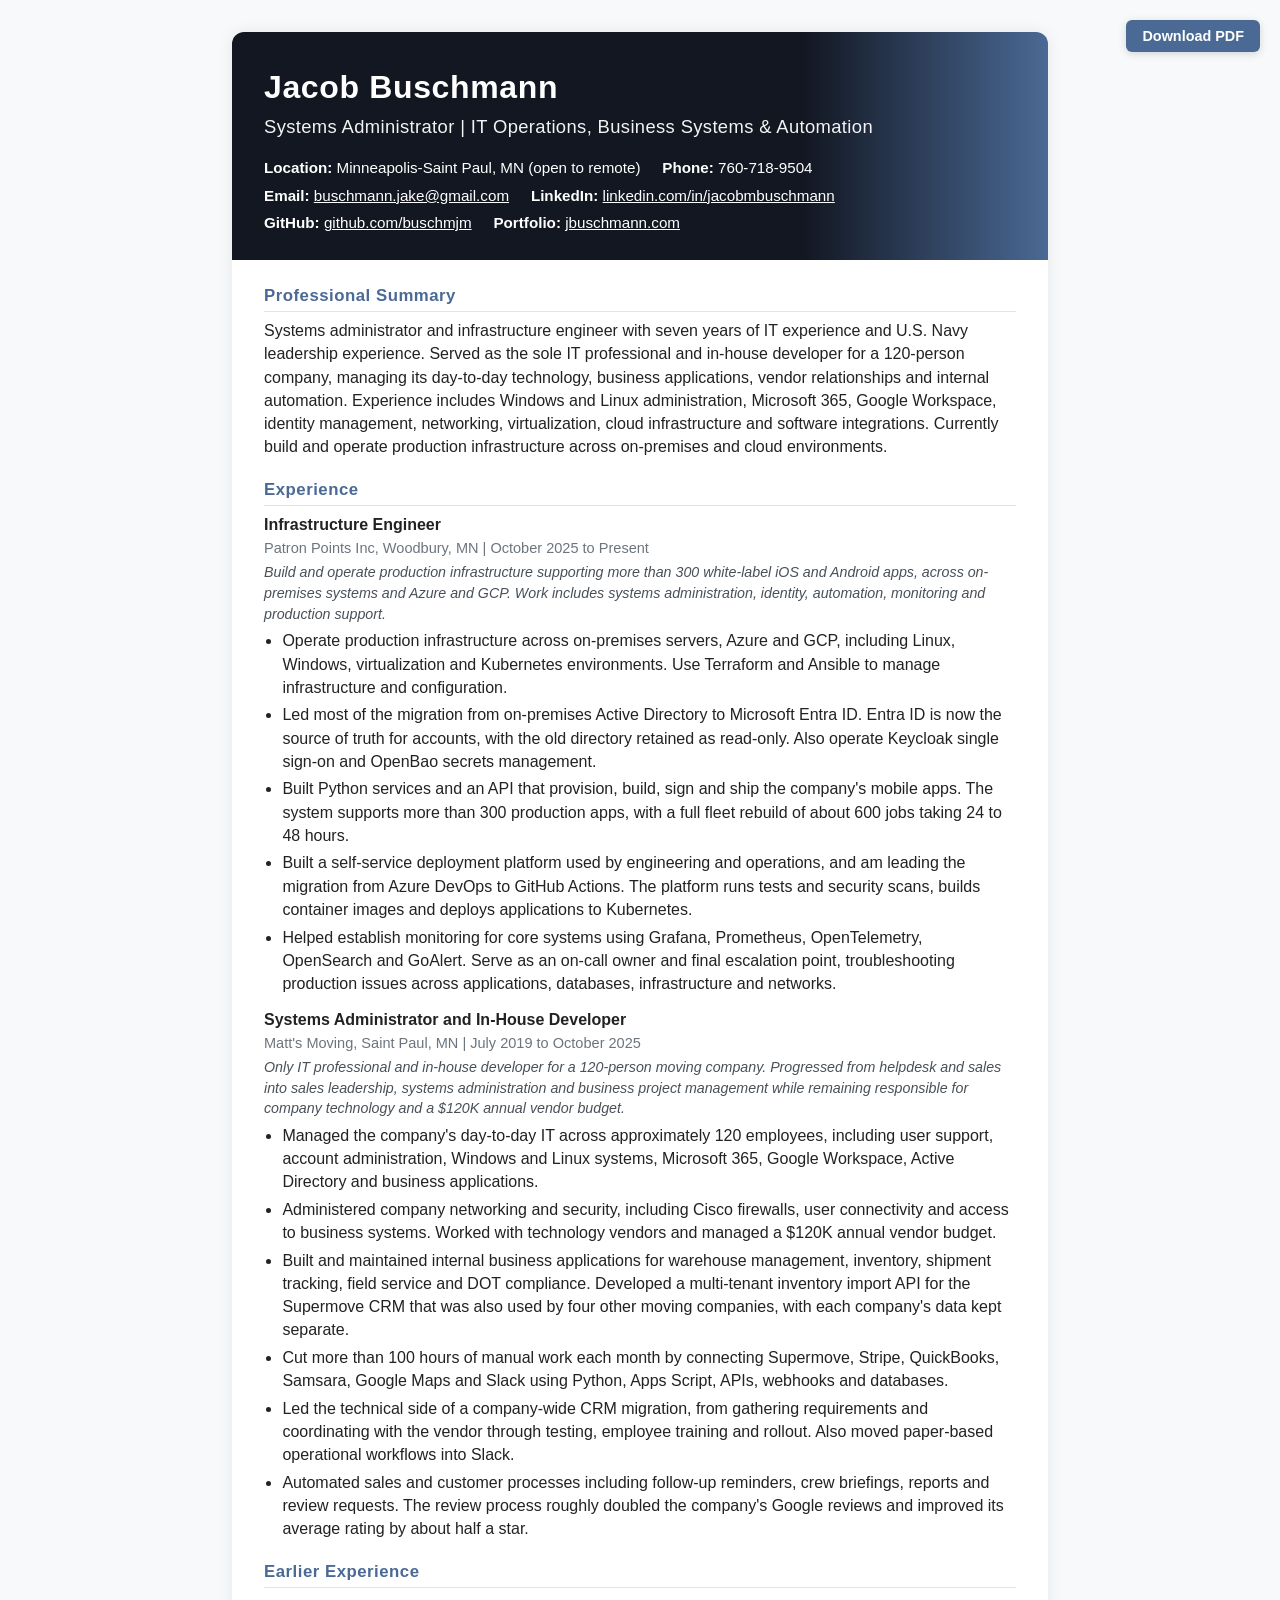
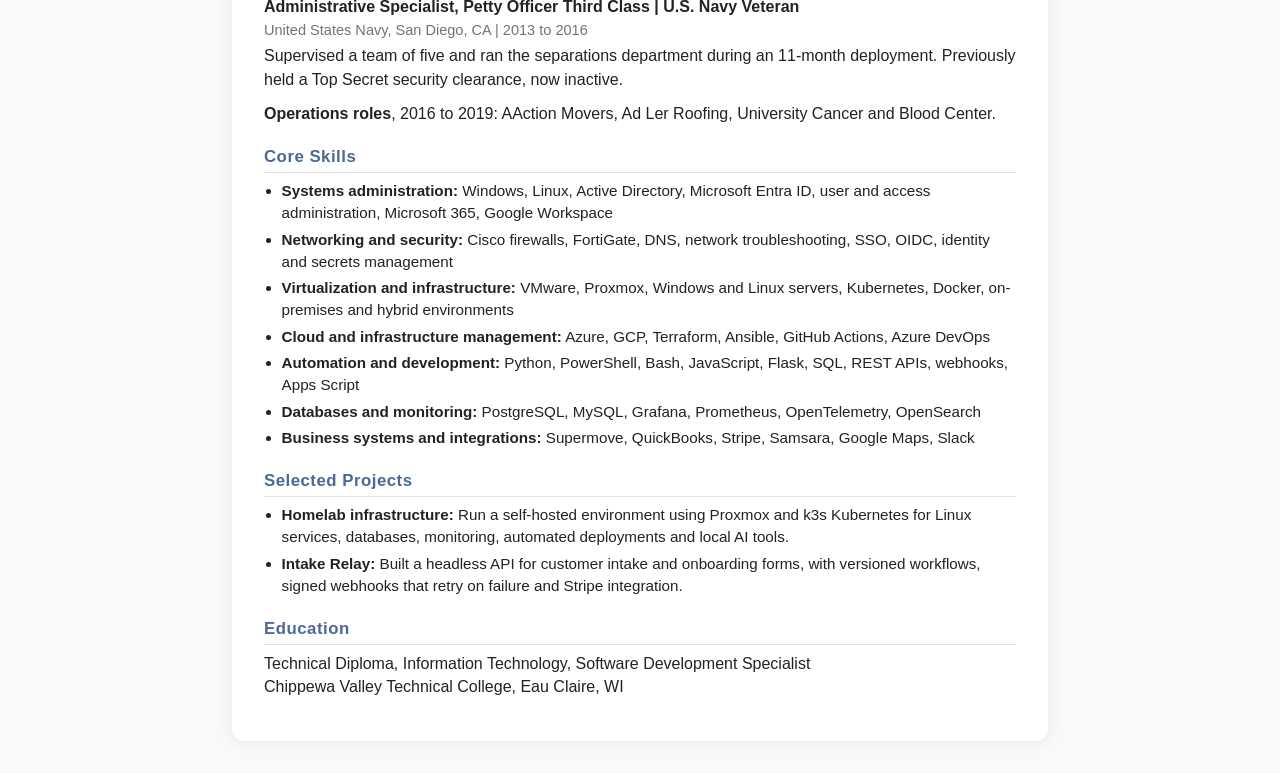
<file: systems-administration.html>
<!DOCTYPE html>
<html lang="en">
<head>
  <meta charset="UTF-8">
  <meta name="viewport" content="width=device-width, initial-scale=1.0">
  <title>Jacob Buschmann - Systems Administrator Resume</title>
  <link rel="stylesheet" href="resume.css?v=5">
</head>
<body data-resume="systems">
  <div class="print-actions">
    <button type="button" class="print-btn" id="print-menu-toggle" aria-expanded="false" aria-haspopup="true" aria-controls="print-menu">Download PDF</button>
    <div class="print-menu" id="print-menu" hidden role="menu" aria-labelledby="print-menu-toggle">
      <p class="print-menu-title">Save as PDF (ATS, single column)</p>
      <button type="button" class="print-menu-item" role="menuitem" data-download="devops"><strong>Platform and DevOps Engineer</strong><span>Kubernetes, CI/CD, internal platforms and reliability first.</span></button>
      <button type="button" class="print-menu-item" role="menuitem" data-download="ai"><strong>AI Engineer</strong><span>AI agents, LLM applications and AI infrastructure first.</span></button>
      <button type="button" class="print-menu-item" role="menuitem" data-download="systems"><strong>Systems Administrator</strong><span>IT operations, business systems and automation first.</span></button>
    </div>
  </div>
  <div class="resume-wrapper">
    <header class="resume-header">
      <h1>Jacob Buschmann</h1>
      <h2>Systems Administrator | IT Operations, Business Systems &amp; Automation</h2>
      <div class="contact">
        <span><strong>Location:</strong> Minneapolis-Saint Paul, MN (open to remote)</span>
        <span><strong>Phone:</strong> 760-718-9504</span>
        <span><strong>Email:</strong> <a href="mailto:buschmann.jake@gmail.com">buschmann.jake@gmail.com</a></span>
        <span><strong>LinkedIn:</strong> <a href="https://www.linkedin.com/in/jacobmbuschmann">linkedin.com/in/jacobmbuschmann</a></span>
        <span><strong>GitHub:</strong> <a href="https://github.com/buschmjm">github.com/buschmjm</a></span>
        <span><strong>Portfolio:</strong> <a href="https://jbuschmann.com">jbuschmann.com</a></span>
      </div>
    </header>
    <div class="resume-content">
      <h4 class="section-title">Professional Summary</h4>
      <p>Systems administrator and infrastructure engineer with seven years of IT experience and U.S. Navy leadership experience. Served as the sole IT professional and in-house developer for a 120-person company, managing its day-to-day technology, business applications, vendor relationships and internal automation. Experience includes Windows and Linux administration, Microsoft 365, Google Workspace, identity management, networking, virtualization, cloud infrastructure and software integrations. Currently build and operate production infrastructure across on-premises and cloud environments.</p>

      <h4 class="section-title">Experience</h4>
      <div class="job-block">
        <p class="job-title">Infrastructure Engineer</p>
        <p class="job-meta">Patron Points Inc, Woodbury, MN | October 2025 to Present</p>
        <p class="job-scope">Build and operate production infrastructure supporting more than 300 white-label iOS and Android apps, across on-premises systems and Azure and GCP. Work includes systems administration, identity, automation, monitoring and production support.</p>
        <ul>
          <li>Operate production infrastructure across on-premises servers, Azure and GCP, including Linux, Windows, virtualization and Kubernetes environments. Use Terraform and Ansible to manage infrastructure and configuration.</li>
          <li>Led most of the migration from on-premises Active Directory to Microsoft Entra ID. Entra ID is now the source of truth for accounts, with the old directory retained as read-only. Also operate Keycloak single sign-on and OpenBao secrets management.</li>
          <li>Built Python services and an API that provision, build, sign and ship the company's mobile apps. The system supports more than 300 production apps, with a full fleet rebuild of about 600 jobs taking 24 to 48 hours.</li>
          <li>Built a self-service deployment platform used by engineering and operations, and am leading the migration from Azure DevOps to GitHub Actions. The platform runs tests and security scans, builds container images and deploys applications to Kubernetes.</li>
          <li>Helped establish monitoring for core systems using Grafana, Prometheus, OpenTelemetry, OpenSearch and GoAlert. Serve as an on-call owner and final escalation point, troubleshooting production issues across applications, databases, infrastructure and networks.</li>
        </ul>
      </div>

      <div class="job-block">
        <p class="job-title">Systems Administrator and In-House Developer</p>
        <p class="job-meta">Matt's Moving, Saint Paul, MN | July 2019 to October 2025</p>
        <p class="job-scope">Only IT professional and in-house developer for a 120-person moving company. Progressed from helpdesk and sales into sales leadership, systems administration and business project management while remaining responsible for company technology and a $120K annual vendor budget.</p>
        <ul>
          <li>Managed the company's day-to-day IT across approximately 120 employees, including user support, account administration, Windows and Linux systems, Microsoft 365, Google Workspace, Active Directory and business applications.</li>
          <li>Administered company networking and security, including Cisco firewalls, user connectivity and access to business systems. Worked with technology vendors and managed a $120K annual vendor budget.</li>
          <li>Built and maintained internal business applications for warehouse management, inventory, shipment tracking, field service and DOT compliance. Developed a multi-tenant inventory import API for the Supermove CRM that was also used by four other moving companies, with each company's data kept separate.</li>
          <li>Cut more than 100 hours of manual work each month by connecting Supermove, Stripe, QuickBooks, Samsara, Google Maps and Slack using Python, Apps Script, APIs, webhooks and databases.</li>
          <li>Led the technical side of a company-wide CRM migration, from gathering requirements and coordinating with the vendor through testing, employee training and rollout. Also moved paper-based operational workflows into Slack.</li>
          <li>Automated sales and customer processes including follow-up reminders, crew briefings, reports and review requests. The review process roughly doubled the company's Google reviews and improved its average rating by about half a star.</li>
        </ul>
      </div>

      <h4 class="section-title">Earlier Experience</h4>
      <div class="job-block">
        <p class="job-title">Administrative Specialist, Petty Officer Third Class | U.S. Navy Veteran</p>
        <p class="job-meta">United States Navy, San Diego, CA | 2013 to 2016</p>
        <p>Supervised a team of five and ran the separations department during an 11-month deployment. Previously held a Top Secret security clearance, now inactive.</p>
      </div>
      <p><strong>Operations roles</strong>, 2016 to 2019: AAction Movers, Ad Ler Roofing, University Cancer and Blood Center.</p>

      <h4 class="section-title">Core Skills</h4>
      <ul class="skills-list">
        <li><strong>Systems administration:</strong> Windows, Linux, Active Directory, Microsoft Entra ID, user and access administration, Microsoft 365, Google Workspace</li>
        <li><strong>Networking and security:</strong> Cisco firewalls, FortiGate, DNS, network troubleshooting, SSO, OIDC, identity and secrets management</li>
        <li><strong>Virtualization and infrastructure:</strong> VMware, Proxmox, Windows and Linux servers, Kubernetes, Docker, on-premises and hybrid environments</li>
        <li><strong>Cloud and infrastructure management:</strong> Azure, GCP, Terraform, Ansible, GitHub Actions, Azure DevOps</li>
        <li><strong>Automation and development:</strong> Python, PowerShell, Bash, JavaScript, Flask, SQL, REST APIs, webhooks, Apps Script</li>
        <li><strong>Databases and monitoring:</strong> PostgreSQL, MySQL, Grafana, Prometheus, OpenTelemetry, OpenSearch</li>
        <li><strong>Business systems and integrations:</strong> Supermove, QuickBooks, Stripe, Samsara, Google Maps, Slack</li>
      </ul>

      <h4 class="section-title">Selected Projects</h4>
      <ul class="skills-list">
        <li><strong>Homelab infrastructure:</strong> Run a self-hosted environment using Proxmox and k3s Kubernetes for Linux services, databases, monitoring, automated deployments and local AI tools.</li>
        <li><strong>Intake Relay:</strong> Built a headless API for customer intake and onboarding forms, with versioned workflows, signed webhooks that retry on failure and Stripe integration.</li>
      </ul>

      <h4 class="section-title">Education</h4>
      <p>Technical Diploma, Information Technology, Software Development Specialist<br>Chippewa Valley Technical College, Eau Claire, WI</p>
    </div>
  </div>
  <script src="print.js?v=5"></script>
</body>
</html>
</file>
<file: resume.css>
/* Shared styles for the three single column ATS resumes. */

:root {
  --accent: #4a6995;
  --text: #222;
  --muted: #6c757d;
  --border: #e0e4ea;
  --header-dark: #121722;
  --font-sans: "Segoe UI", Calibri, Arial, Helvetica, sans-serif;
}

*, *::before, *::after { box-sizing: border-box; }

body {
  margin: 0;
  background-color: #f8f9fa;
  font-family: var(--font-sans);
  font-size: 1rem;
  line-height: 1.45;
  color: var(--text);
}

a { color: var(--accent); }
a:hover { color: #3a5580; }

p { margin: 0 0 0.65rem; orphans: 2; widows: 2; }
ul { margin: 0 0 0.8rem; padding-left: 1.15rem; }

.resume-wrapper {
  max-width: 8.5in;
  margin: 2rem auto;
  background: #fff;
  box-shadow: 0 0 16px rgba(0, 0, 0, 0.08);
  border-radius: 12px;
  overflow: hidden;
}

.resume-header {
  background: linear-gradient(90deg, var(--header-dark) 70%, var(--accent) 100%);
  color: #fff;
  padding: 2rem 2rem 1.35rem;
}

.resume-header h1 {
  margin: 0 0 0.2rem;
  font-size: 2rem;
  font-weight: 700;
  letter-spacing: 0.02em;
}

.resume-header h2 {
  margin: 0;
  font-size: 1.15rem;
  font-weight: 400;
  letter-spacing: 0.02em;
  opacity: 0.95;
}

.resume-header .contact {
  margin-top: 1rem;
  font-size: 0.95rem;
  line-height: 1.6;
}

.resume-header .contact span {
  display: inline-block;
  margin-right: 1.1rem;
  margin-bottom: 0.2rem;
}

.resume-header a { color: #fff; text-decoration: underline; }

.resume-content { padding: 1.5rem 2rem 2rem; }

.section-title {
  color: var(--accent);
  font-size: 1.05rem;
  font-weight: 700;
  margin: 1.25rem 0 0.45rem;
  letter-spacing: 0.03em;
  border-bottom: 1.5px solid var(--border);
  padding-bottom: 0.15rem;
  break-after: avoid;
  page-break-after: avoid;
}

.resume-content > .section-title:first-child { margin-top: 0; }

.skills-list {
  font-size: 0.95rem;
  margin-bottom: 0.7rem;
  padding-left: 1.1rem;
}

.skills-list li { margin-bottom: 0.22rem; }
.resume-content li { margin-bottom: 0.28rem; }

.job-block { margin-bottom: 0.7rem; }
.job-block li, .job-block p {
  break-inside: avoid;
  page-break-inside: avoid;
}

.job-title, .job-meta, .job-scope {
  break-after: avoid;
  page-break-after: avoid;
}

.job-title { font-weight: 600; font-size: 1rem; margin: 0; }
.job-meta { color: var(--muted); font-size: 0.91rem; margin: 0.12rem 0 0.18rem; }
.job-scope { color: #495057; font-size: 0.89rem; font-style: italic; margin: 0 0 0.32rem; }

.print-actions {
  position: fixed;
  top: 1.25rem;
  right: 1.25rem;
  z-index: 9999;
  display: flex;
  flex-direction: column;
  align-items: flex-end;
}

.print-btn {
  font-family: var(--font-sans);
  font-size: 0.9rem;
  font-weight: 600;
  padding: 0.5rem 1rem;
  border: none;
  border-radius: 6px;
  cursor: pointer;
  background: var(--accent);
  color: #fff;
  box-shadow: 0 2px 8px rgba(0, 0, 0, 0.15);
}

.print-btn:hover { background: #3a5580; }

.print-menu {
  margin-top: 0.5rem;
  min-width: 17rem;
  max-width: 20rem;
  padding: 0.5rem;
  background: #fff;
  border: 1px solid var(--border);
  border-radius: 8px;
  box-shadow: 0 8px 24px rgba(0, 0, 0, 0.12);
}

.print-menu[hidden] { display: none; }
.print-menu-title {
  margin: 0.25rem 0.5rem 0.35rem;
  font-size: 0.72rem;
  font-weight: 600;
  text-transform: uppercase;
  letter-spacing: 0.06em;
  color: var(--muted);
}

.print-menu-item {
  display: block;
  width: 100%;
  text-align: left;
  font-family: var(--font-sans);
  font-size: 0.88rem;
  line-height: 1.35;
  padding: 0.55rem 0.65rem;
  border: none;
  border-radius: 6px;
  cursor: pointer;
  background: transparent;
  color: var(--text);
}

.print-menu-item:hover { background: #f4f6fa; }
.print-menu-item strong { display: block; font-weight: 600; margin-bottom: 0.15rem; }
.print-menu-item span { display: block; font-size: 0.8rem; color: var(--muted); font-weight: 400; }

@media (max-width: 900px) {
  .resume-wrapper { margin: 1rem; border-radius: 10px; }
  .resume-header { padding: 1.5rem 1.25rem 1.25rem; }
  .resume-header h1 { font-size: 1.7rem; }
  .resume-header h2 { font-size: 1.05rem; }
  .resume-content { padding: 1.25rem 1.25rem 1.5rem; }
  .print-actions {
    position: static;
    align-items: stretch;
    width: 100%;
    padding: 1rem;
    background: #fff;
    border-bottom: 1px solid var(--border);
  }
  .print-btn { width: 100%; }
  .print-menu { min-width: 100%; max-width: none; }
}

@media print {
  @page { size: letter; margin: 0.45in 0.48in; }

  .print-actions, .print-menu { display: none !important; }

  body {
    background: #fff !important;
    margin: 0;
    font-family: var(--font-sans);
    font-size: 9.7pt;
    line-height: 1.1;
    color: #000;
  }

  .resume-wrapper {
    max-width: none;
    margin: 0;
    padding: 0;
    box-shadow: none;
    border-radius: 0;
    overflow: visible;
  }

  .resume-header {
    background: #fff !important;
    color: #000 !important;
    padding: 0 0 7pt !important;
    border-bottom: 1.5pt solid var(--header-dark);
    -webkit-print-color-adjust: economy;
    print-color-adjust: economy;
  }

  .resume-header h1 { font-size: 19pt; color: var(--header-dark); }
  .resume-header h2 { font-size: 10.8pt; color: var(--accent); opacity: 1; }
  .resume-header .contact { font-size: 8.7pt; margin-top: 4pt; line-height: 1.35; }
  .resume-header .contact span { margin-right: 0.75rem; margin-bottom: 0; }
  .resume-header a { color: #1a4a7a !important; text-decoration: underline !important; }

  .resume-content { padding: 5pt 0 0 !important; }
  .section-title {
    font-size: 10.2pt;
    margin-top: 7pt;
    margin-bottom: 2.5pt;
    color: var(--header-dark);
    border-bottom-color: #ccc;
    break-after: avoid;
  }

  .job-title { font-size: 9.8pt; }
  .job-meta { font-size: 8.8pt; margin-top: 0.5pt; margin-bottom: 1pt; }
  .job-scope { font-size: 8.5pt; margin-bottom: 2pt; }
  .skills-list, .resume-content li { font-size: 9.2pt; }
  .skills-list { margin-bottom: 3pt; }
  .skills-list li, .resume-content li { margin-bottom: 1.8pt; }
  .job-block { margin-bottom: 4pt; }
  p { margin-bottom: 3pt; }
  ul { margin-bottom: 4pt; padding-left: 13pt; }

  a { color: #1a4a7a; text-decoration: underline; }
  a[href^="http"]:after, a[href^="mailto"]:after { content: none; }
}
</file>
